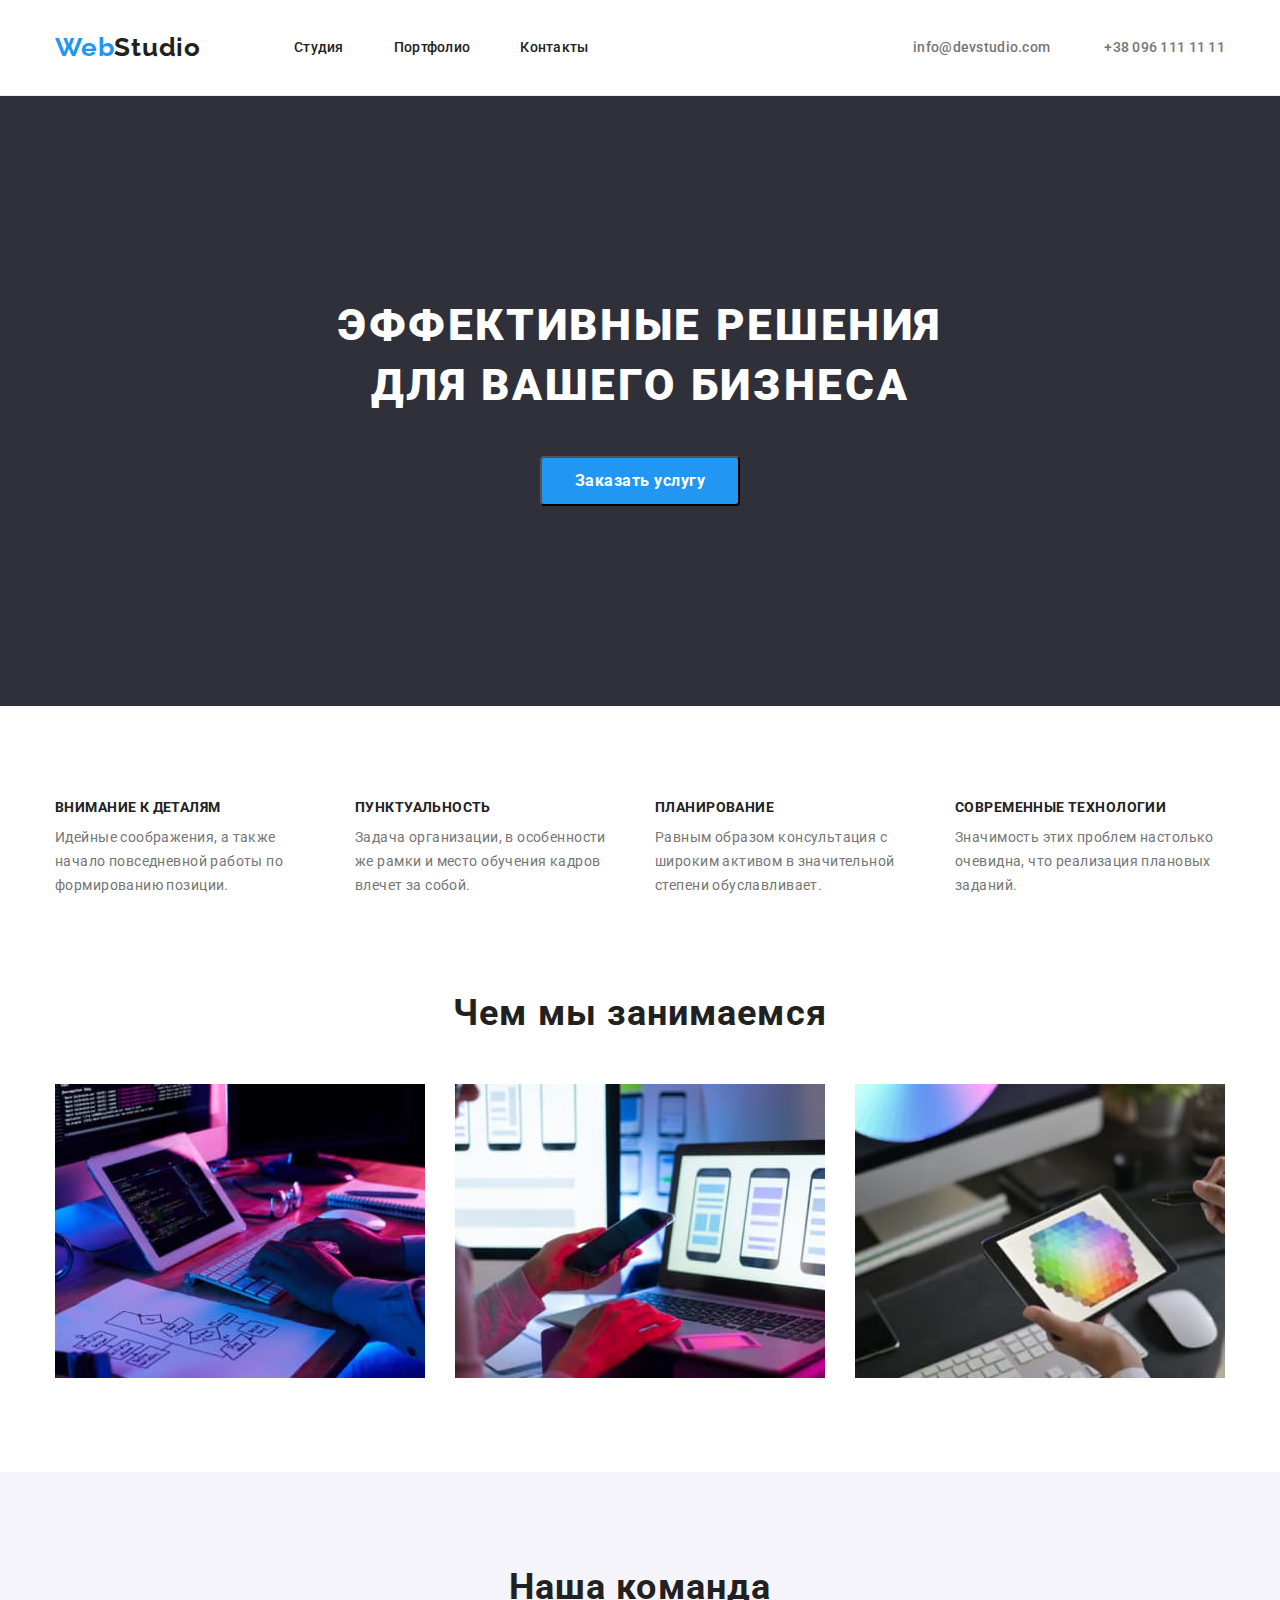
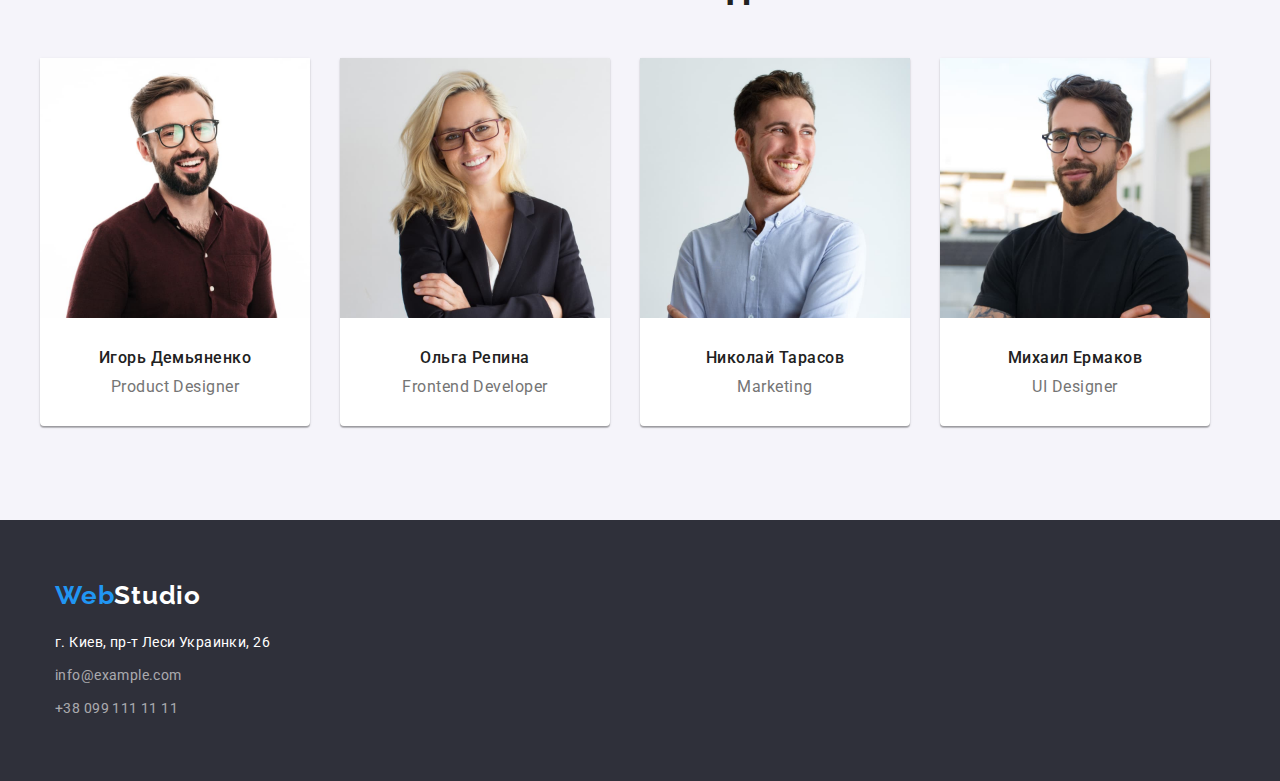
<file: index.html>
<!DOCTYPE html>
<html lang="ru">
<head>
    <meta charset="UTF-8">
    <meta name="viewport" content="width=device-width, initial-scale=1.0">
    <title>Студия</title>
    <link rel="preconnect" href="https://fonts.googleapis.com" />
    <link rel="preconnect" href="https://fonts.gstatic.com" crossorigin />
    <link href="https://fonts.googleapis.com/css2?family=Roboto:wght@400;500;700;900&family=Raleway:wght@700&display=swap"
        rel="stylesheet" />
    <link rel="stylesheet" href="modern-normalize.css" crossorigin="anonymous" referrerpolicy="no-referrer" />
        <link 
    rel="stylesheet" 
    href="css/styles.css"
    />
   
</head>
<body>
    <header class="header">
        <div class="container header-container">
        <a href="" class="header-logo link"><span class="web">Web</span>Studio</a>
            <nav class="header-navigation">
                <ul class="header-list list">
                    <li class="header-item">
                        <a href="index.html" class="header-link link">Студия</a>
                    </li>
                    <li class="header-item">
                        <a href="portfolio.html" class="header-link link">Портфолио</a>
                    </li>
                    <li class="header-item">
                        <a href="" class="header-link link">Контакты</a>
                    </li>
                </ul>
            </nav> 
            <div class="header-connect">
        <a href="mailto:info@devstudio.com" class="header-contacts link">info@devstudio.com</a>
        <a href="tel:+38 096 111 11 11" class="header-contacts link">+38 096 111 11 11</a>
    </div>
    </div>
    </header>    
        <section class="main-title">
            <div class="container title-section">
            <h1>Эффективные решения для вашего бизнеса</h1>
            <button type="button" class="main-title-btn">Заказать услугу</button>
        </div>
        </section>
    <main>
        <section class="points">
            <div class="container main-points">
            <ul class="points-list list">
                <li class="points-item">
                    <h3 class="title">Внимание к деталям</h3>
                    <p class="pre-title">Идейные соображения, а также начало повседневной работы по формированию позиции.</p>
                </li>
                <li class="points-item">
                    <h3 class="title">Пунктуальность</h3>
                    <p class="pre-title">Задача организации, в особенности же рамки и место обучения кадров влечет за собой.</p>
                </li>
                <li class="points-item">
                    <h3 class="title">Планирование</h3>
                    <p class="pre-title">Равным образом консультация с широким активом в значительной степени обуславливает.</p>
                </li>
                <li class="points-item">
                    <h3 class="title">Современные технологии</h3>
                    <p class="pre-title">Значимость этих проблем настолько очевидна, что реализация плановых заданий.</p>
                </li>
            </ul>
            </div>
        </section>
        <section class="products">
            <div class="container main-products">
            <h2 class="h2">Чем мы занимаемся</h2>
            <ul class="products-list list">
                <li class="products-item">
                    <img
                    src="./images/img-1.jpg" 
                    alt="рабочий процес"
                    width="370"  
                    height="294"
                    />
                    </li>
                <li class="products-item">
                    <img 
                    src="./images/img-2.jpg" 
                    alt="рабочий процес"
                    width="370" 
                    height="294"
                    />
                </li>
                <li class="products-item">
                    <img 
                    src="./images/img-3.jpg" 
                    alt="рабочий процес"
                    width="370" 
                    height="294"
                    />
                </li>
            </ul>
            </div>
        </section>
        <section class="team">
        <div class="container main-team">
        <h2 class="h2">Наша команда</h2>
        <ul class="team-list list">
            <li class="team-member">
                <img 
                src="./images/img-4.jpg" 
                alt="работник"
                width="270"
                height="260"
                />
                <div class="team-under">
                <h3 class="team-title">Игорь Демьяненко</h3>
                <p lang="en" class="team-text">Product Designer</p>
                </div>
            </li>
            <li class="team-member">
                <img 
                src="./images/img-5.jpg" 
                alt="работник"
                width="270" 
                height="260"
                />
                <div class="team-under">
                <h3 class="team-title">Ольга Репина</h3>
                <p lang="en" class="team-text">Frontend Developer</p>
                </div>
            </li>
            <li class="team-member">
                <img 
                src="./images/img-6.jpg" 
                alt="работник"
                width="270" 
                height="260"
                />
                <div class="team-under">
                <h3 class="team-title">Николай Тарасов</h3>
                <p lang="en" class="team-text">Marketing</p>
                </div>
            </li>
            <li class="team-member">
                <img 
                src="./images/img-7.jpg" 
                alt="работник"
                width="270" 
                height="260"
                />
                <div class="team-under">
                <h3 class="team-title">Михаил Ермаков</h3>
                <p lang="en" class="team-text">UI Designer</p>
                </div>
            </li>
        </ul>
        </div>
        </section>
    </main>
    <footer class="footer">
        <div class="container footer-adress">
        <a href="" class="footer-logo link"><span class="web">Web</span>Studio</a>
        <address>
            <ul class="contact-list list">
                <li class="contact-item"><a
                        href="https://www.google.com/maps?q=%D0%B3.+%D0%9A%D0%B8%D0%B5%D0%B2,+%D0%BF%D1%80-%D1%82+%D0%9B%D0%B5%D1%81%D0%B8+%D0%A3%D0%BA%D1%80%D0%B0%D0%B8%D0%BD%D0%BA%D0%B8,+26&um=1&ie=UTF-8&sa=X&ved=2ahUKEwiX25f0-PTzAhWwhv0HHc4ZDNgQ_AUoAXoECAEQAw"
                        class="contact-link link" target="_blank" rel="noreferrer noopener">г. Киев, пр-т Леси Украинки,
                        26</a>
                </li>
                <li class="contact-item item"><a href="mailto:info@devstudio.com" class="contact-tel link">info@example.com</a>
                </li>
                <li class="contact-item item-1"><a href="tel:+38 096 111 11 11" class="contact-tel link">+38 099 111 11 11</a>
                </li>
            </ul>
        </address>
        </div>
    </footer>
</body>
</html>
</file>
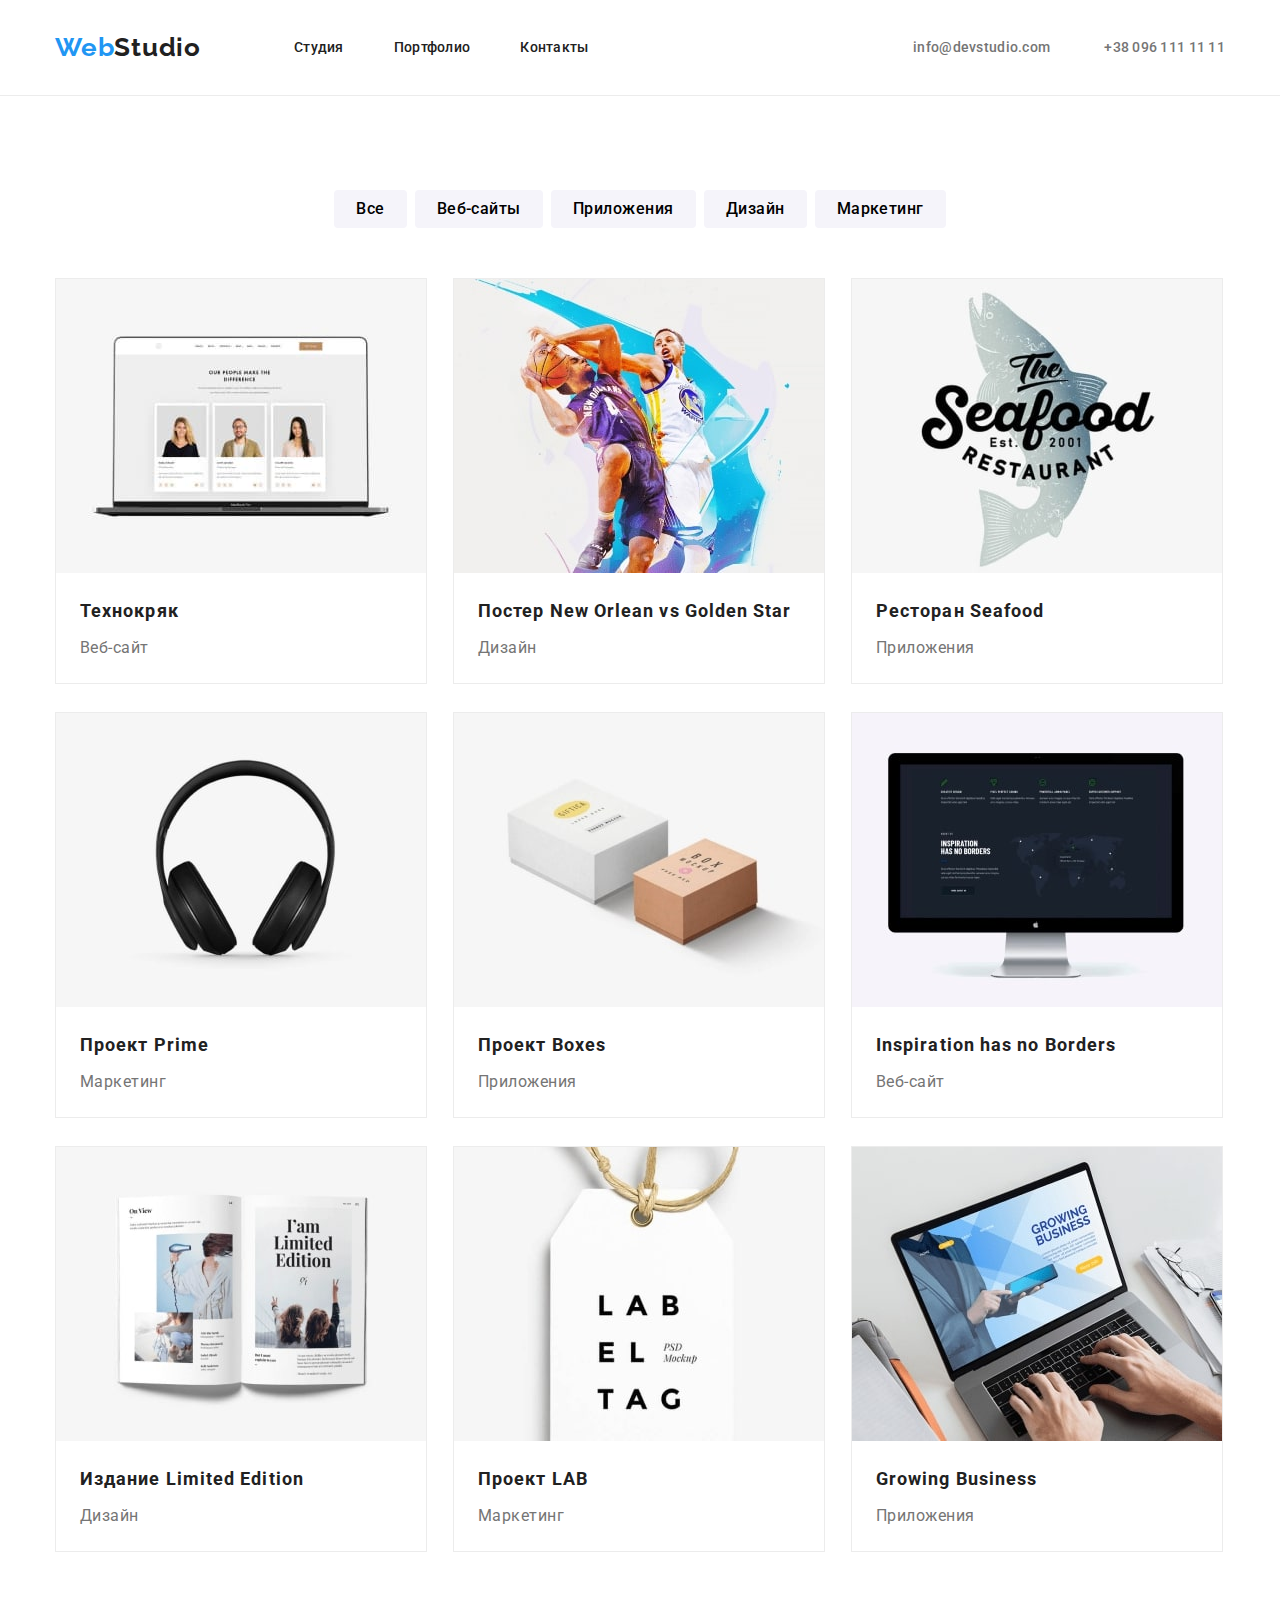
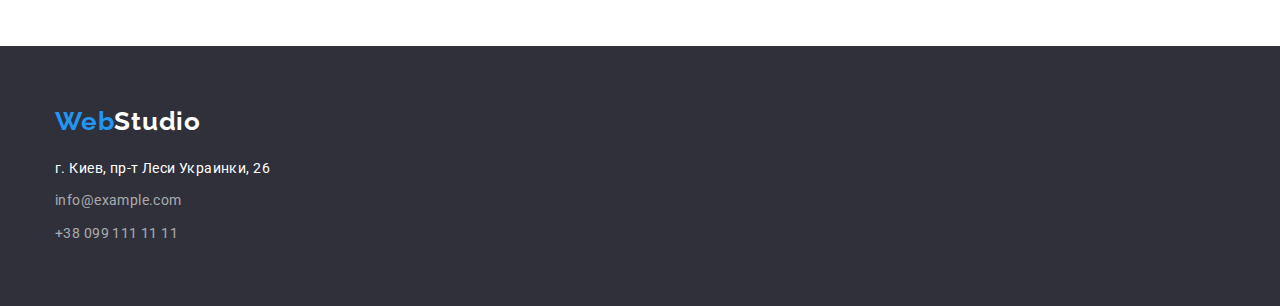
<file: portfolio.html>
<!DOCTYPE html>
<html lang="en">
<head>
    <meta charset="UTF-8">
    <meta http-equiv="X-UA-Compatible" content="IE=edge">
    <meta name="viewport" content="width=device-width, initial-scale=1.0">
    <title>Портфолио</title>
    <link rel="preconnect" href="https://fonts.googleapis.com" />
    <link rel="preconnect" href="https://fonts.gstatic.com" crossorigin />
    <link href="https://fonts.googleapis.com/css2?family=Roboto:wght@400;500;700;900&family=Raleway:wght@700&display=swap"
        rel="stylesheet" />
    <link rel="stylesheet" href="modern-normalize.css" />
    <link rel="stylesheet" href="css/styles.css">
    
</head>
<body>
 <header class="header">
    <div class="container header-container-1">
    <a class="header-logo link" href=""><span class="web">Web</span>Studio</a>
    <nav class="header-navigation">
        <ul class="header-list list">
            <li class="header-item">
                <a href="index.html" class="header-link link">Студия</a>
            </li>
            <li class="header-item">
                <a href="portfolio.html" class="header-link link">Портфолио</a>
            </li>
            <li class="header-item">
                <a href="" class="header-link link">Контакты</a>
            </li>
        </ul>
    </nav>
    <div class="header-connect-1">
    <a href="mailto:info@devstudio.com" class="header-contacts link">info@devstudio.com</a>
    <a href="tel:+38 096 111 11 11" class="header-contacts link">+38 096 111 11 11</a>
</div>
</header>
 <main>
    <section class="products-1">
        <div class="container main-kinds">
        <ul class="kinds-list list">
            <li class="kinds-item">
                <button type="button" class="kinds-btn">Все</button>
            </li>
            <li class="kinds-item">
                <button type="button" class="kinds-btn">Веб-сайты</button>
            </li>
            <li class="kinds-item">
                <button type="button" class="kinds-btn">Приложения</button>
            </li>
            <li class="kinds-item">
                <button type="button" class="kinds-btn">Дизайн</button>
            </li>
            <li class="kinds-item">
                <button type="button" class="kinds-btn">Маркетинг</button>
            </li>
        </ul>  
    </div>
        <div class="container main-photo">
    <ul class="products-list-1 list">
        <li class="products-item-1">
            <img
            src="images/portfolio-img-1.jpg" 
            alt="продукт"
            width="370"
            height="294"
            >
            <div class="photo-text">
            <h3 class="title-1">Технокряк</h3>
            <p class="pre-title-1">Веб-сайт</p>
            </div>
        </li>
        <li class="products-item-1">
            <img
            src="images/portfolio-img-2.jpg"
             alt="продукт"
             width="370"
             height="294"
             >
             <div class="photo-text">
             <h3 class="title-1">Постер New Orlean vs Golden Star</h3>
             <p class="pre-title-1">Дизайн</p>
            </div>
            </li>
        <li class="products-item-1">
            <img
            src="images/portfolio-img-3.jpg" 
            alt="продукт"
            width="370"
            height="294"
            >
            <div class="photo-text">
            <h3 class="title-1">Ресторан Seafood</h3>
            <p class="pre-title-1">Приложения</p>
            </div>
        </li>
        <li class="products-item-1">
            <img
            src="images/portfolio-img-4.jpg" 
            alt="продукт"
            width="370"
            height="294"
            >
            <div class="photo-text">
            <h3 class="title-1">Проект Prime</h3>
            <p class="pre-title-1">Маркетинг</p>
            </div>
        </li>
        <li class="products-item-1">
            <img
            src="images/portfolio-img-5.jpg" 
            alt="продукт"
            width="370"
            height="294"
            >
            <div class="photo-text">
            <h3 class="title-1">Проект Boxes</h3>
            <p class="pre-title-1">Приложения</p>
            </div>
        </li>
        <li class="products-item-1">
            <img
            src="images/portfolio-img-6.jpg" 
            alt="продукт"
            width="370"
            height="294"
            >
            <div class="photo-text">
            <h3 class="title-1">Inspiration has no Borders</h3>
            <p class="pre-title-1">Веб-сайт</p>
            </div>
        </li>
        <li class="products-item-1">
            <img
            src="images/portfolio-img-7.jpg" 
            alt="продукт"
            width="370"
            height="294"
            >
            <div class="photo-text">
            <h3 class="title-1">Издание Limited Edition</h3>
            <p class="pre-title-1">Дизайн</p>
            </div>
        </li>
        <li class="products-item-1">
            <img
            src="images/portfolio-img-8.jpg" 
            alt="продукт"
            width="370"
            height="294"
            >
            <div class="photo-text">
            <h3 class="title-1">Проект LAB</h3>
            <p class="pre-title-1">Маркетинг</p>
            </div>
        </li>
        <li class="products-item-1">
            <img
            src="images/portfolio-img-9.jpg" 
            alt="продукт"
            width="370"
            height="294"
            >
            <div class="photo-text">
            <h3 class="title-1">Growing Business</h3>
            <p class="pre-title-1">Приложения</p>
            </div>
        </li>
    </ul>
    </div>
    </section>
 </main>
 <footer class="footer">
    <div class="container footer-adress">
<a href="" class="footer-logo link"><span class="web">Web</span>Studio</a>
    <address>
        <ul class="contact-list list">
            <li class="contact-item"><a href="https://www.google.com/maps?q=%D0%B3.+%D0%9A%D0%B8%D0%B5%D0%B2,+%D0%BF%D1%80-%D1%82+%D0%9B%D0%B5%D1%81%D0%B8+%D0%A3%D0%BA%D1%80%D0%B0%D0%B8%D0%BD%D0%BA%D0%B8,+26&um=1&ie=UTF-8&sa=X&ved=2ahUKEwiX25f0-PTzAhWwhv0HHc4ZDNgQ_AUoAXoECAEQAw"
                class="contact-link link"    
                target="_blank" rel="noreferrer noopener">г. Киев, пр-т Леси Украинки, 26</a>
                </li>
            <li class="contact-item item"><a href="mailto:info@devstudio.com" class="contact-tel link">info@example.com</a>
            </li>
            <li class="contact-item item-1"><a href="tel:+38 096 111 11 11" class="contact-tel link">+38 099 111 11 11</a>
            </li>
        </ul>
    </address>
    </div>
 </footer>
</body>
</html>
</file>
<file: css/styles.css>
:root {
  --first-text-color: #212121;
  --second-text-color: #757575;
  --third-text-color: #ffffff;
  --mail-text-color: rgba(255, 255, 255, 0.6);
  --accent-color: #2196f3;
  --bg-color-1: #2f303a;
  --bg-color-2: #f5f4fa;
}

p,
h1,
h2,
h3,
h4,
h5,
h6 {
  margin: 0;
}
ul {
  margin: 0;
  padding: 0;
}
button {
  cursor: pointer;
}

img {
  display: block;
}

address {
  font-style: normal;
}

.container {
  width: 1200px;
  margin: 0 auto;
  padding-left: 15px;
  padding-right: 15px;
}

body {
  font-family: Roboto;
  font-style: normal;
}

.list {
  margin-left: 0;
  padding-left: 0;
  list-style: none;
}

.link {
  text-decoration: none;
}

/* -----------------HEADER------------------ */
.header {
  padding-top: 24px;
  padding-bottom: 24px;
  border-bottom: 1px solid #ececec;
}

.header-container {
  display: flex;
  justify-content: space-between;
  align-items: center;
}
.header-navigation {
  display: flex;
}

.header-list {
  display: flex;
}

.header-connect {
  margin-left: auto;
}
.header-contacts:nth-of-type(1) {
  margin-right: 50px;
}

.header-logo {
  margin-right: 93px;
}

.header-item {
  margin-right: 50px;
}

.header-item:last-child {
  margin-right: 0;
}

.header-link:hover,
.header-link:focus {
  color: var(--accent-color);
}

.header-logo {
  font-family: Raleway;
  font-weight: 700;
  font-size: 26px;
  line-height: 1.19;
  letter-spacing: 0.03em;
  color: var(--first-text-color);
}
.web {
  color: var(--accent-color);
}
.header-link {
  font-weight: 500;
  font-size: 14px;
  line-height: 1.14;
  letter-spacing: 0.02em;
  color: var(--first-text-color);
}
.header-link:hover,
.header-link:focus {
  color: var(--accent-color);
}
.header-contacts {
  font-weight: 500;
  font-size: 14px;
  line-height: 1.14;
  letter-spacing: 0.02em;
  color: var(--second-text-color);
}
.header-contacts:hover,
.header-contacts :focus {
  color: var(--accent-color);
}

/* ---------TITLE----- */

h1 {
  font-weight: 900;
  font-size: 44px;
  line-height: 1.36;
  letter-spacing: 0.06em;
  text-transform: uppercase;
  text-align: center;
  color: var(--third-text-color);
  width: 696px;
  height: 120px;
  left: 452px;
}
.title-section {
  display: flex;
  align-items: center;
  justify-content: space-between;
  flex-direction: column;
}
.main-title {
  background-color: var(--bg-color-1);
  padding-top: 200px;
  padding-bottom: 200px;
}

.main-title-btn {
  background-color: var(--accent-color);
  border-radius: 4px;
  font-family: Roboto, sans-serif;
  font-weight: 700;
  font-size: 16px;
  line-height: 1.62;
  letter-spacing: 0.03em;
  color: var(--third-text-color);
  margin-top: 40px;
  width: 200px;
  height: 50px;
  left: 700px;
  top: 430px;
}

button:active,
button:hover {
  cursor: pointer;
}

/* -----------MAIN------------ */

.points {
  padding-top: 94px;
  padding-bottom: 47px;
}
.main-points {
  display: flex;
  align-items: center;
  justify-content: space-between;
}

.points-list {
  display: flex;
}

.points-item {
  margin-right: 30px;
  width: 270px;
}

.points-item:last-child {
  margin-right: 0;
}

.title {
  font-weight: 700;
  font-size: 14px;
  line-height: 1.14;
  letter-spacing: 0.03em;
  text-transform: uppercase;
  color: var(--first-text-color);
  margin-bottom: 10px;
}

.pre-title {
  font-weight: 400;
  font-size: 14px;
  line-height: 1.71;
  letter-spacing: 0.03em;
  color: var(--second-text-color);
}

.products {
  padding-top: 47px;
  padding-bottom: 94px;
}
.main-products {
  display: flex;
  align-items: center;
  justify-content: space-between;
  flex-direction: column;
}

.products-list {
  display: flex;
}

.products-item {
  margin-right: 30px;
}

.products-item:last-child {
  margin-right: 0;
}

.team {
  padding-top: 94px;
  padding-bottom: 94px;
}

.main-team {
  display: flex;
  align-items: center;
  justify-content: space-between;
  flex-direction: column;
}

.team-list {
  display: flex;
}

.team-member {
  margin-right: 30px;
  flex-basis: calc(100% / 3 - 30px);
  box-shadow: 0px 1px 3px rgba(0, 0, 0, 0.12), 0px 1px 1px rgba(0, 0, 0, 0.14),
    0px 2px 1px rgba(0, 0, 0, 0.2);
  border-radius: 0px 0px 4px 4px;
  background-color: #fff;
}

.h2 {
  font-weight: 700;
  font-size: 36px;
  line-height: 1.17;
  letter-spacing: 0.03em;
  color: var(--first-text-color);
  margin-bottom: 50px;
}

.team {
  background-color: var(--bg-color-2);
}
.team-under {
  padding: 30px 0 30px 0;
}
.team-title {
  font-weight: 500;
  font-size: 16px;
  line-height: 1.19;
  letter-spacing: 0.03em;
  color: var(--first-text-color);
  text-align: center;
}

.team-text {
  font-weight: 400;
  font-size: 16px;
  line-height: 1.19;
  letter-spacing: 0.03em;
  color: var(--second-text-color);
  margin-top: 10px;
  text-align: center;
}

/* ----------FOOTER------------ */
footer {
  background-color: var(--bg-color-1);
  padding-top: 60px;
  padding-bottom: 60px;
}
.footer-adress {
  display: flex;
  align-items: flex-start;
  justify-content: space-between;
  flex-direction: column;
}

.contact-list {
  display: flex;
  flex-direction: column;
}

.footer-logo {
  font-family: Raleway;
  font-weight: 700;
  font-size: 26px;
  line-height: 1.19;
  letter-spacing: 0.03em;
  color: var(--third-text-color);
  margin-bottom: 20px;
}
.item {
  margin-top: 9px;
}
.item-1 {
  margin-top: 9px;
}

.contact-link {
  font-size: 14px;
  font-style: normal;
  line-height: 1.71;
  letter-spacing: 0.03em;
  color: var(--third-text-color);
  margin-top: 20px;
}

.contact-tel {
  font-size: 14px;
  font-style: normal;
  line-height: 1.71;
  letter-spacing: 0.03em;
  color: var(--mail-text-color);
}

/* !!!!!!!!!!!!!!!!!!!!!!!!!!!!!!!!!!!!!11 */

:root {
  --first-text-color: #212121;
  --second-text-color: #757575;
  --third-text-color: #ffffff;
  --mail-text-color: rgba(255, 255, 255, 0.6);
  --first-button-color: #f5f4fa;
  --second-button-color: #2196f3;
  --accent-color: #2196f3;
  --bg-color: #2f303a;
}

p,
h1,
h2,
h3,
h4,
h5,
h6 {
  margin: 0;
}
ul {
  margin: 0;
  padding: 0;
}
button {
  cursor: pointer;
}

button {
  cursor: pointer;
}

img {
  display: block;
}

address {
  font-style: normal;
}

.container {
  width: 1200px;
  margin: 0 auto;
  padding-left: 15px;
  padding-right: 15px;
}

.list {
  margin-left: 0;
  padding-left: 0;
  list-style: none;
}

.link {
  text-decoration: none;
}

/* -----------------HEADER------------------ */

.header {
  padding-top: 32px;
  padding-bottom: 32px;
  border-bottom: 1px solid #ececec;
}

.header-container-1 {
  display: flex;
  justify-content: space-between;
  align-items: center;
}
.header-navigation {
  display: flex;
}

.header-list {
  display: flex;
}

.header-connect-1 {
  margin-left: auto;
}

.header-contacts:nth-of-type(1) {
  margin-right: 50px;
}

.header-logo {
  margin-right: 93px;
}

.header-item {
  margin-right: 50px;
}

.header-item:last-child {
  margin-right: 0;
}

.header-logo {
  font-family: Raleway;
  font-weight: 700;
  font-size: 26px;
  line-height: 1.19;
  letter-spacing: 0.03em;
  color: var(--first-text-color);
}
.web {
  color: var(--accent-color);
}
.header-link {
  font-weight: 500;
  font-size: 14px;
  line-height: 1.14;
  letter-spacing: 0.02em;
  color: var(--first-text-color);
}
.header-link:hover,
.header-link:focus {
  color: var(--accent-color);
}
.header-contacts {
  font-weight: 500;
  font-size: 14px;
  line-height: 1.14;
  letter-spacing: 0.02em;
  color: var(--second-text-color);
}
.header-contacts:hover,
.header-contacts :focus {
  color: var(--accent-color);
}

/* -----------MAIN------------ */

.products-1 {
  padding-top: 94px;
  padding-bottom: 94px;
}

.main-kinds {
  display: flex;
  align-items: center;
  justify-content: space-between;
  flex-direction: column;
  margin-bottom: 50px;
}
.kinds-list {
  display: flex;
}

.kinds-item {
  margin-right: 8px;
}

.kinds-item:last-child {
  margin-right: 0;
}

.kinds-btn {
  background-color: var(--first-button-color);
  border-radius: 4px;
  font-family: Roboto;
  font-weight: 500;
  font-size: 16px;
  line-height: 1.62;
  text-align: center;
  letter-spacing: 0.03em;
  border: none;
  padding: 6px 22px;
}
.kinds-btn:hover,
.kinds-btn:active {
  color: var(--third-text-color);
}

.main-photo {
  display: flex;
  justify-content: space-between;
}

.products-list-1 {
  display: flex;
  flex-wrap: wrap;
}

.products-item-1:nth-of-type(3n) {
  margin-right: 0;
}

.products-item-1:nth-of-type(3n + 1) {
  margin-left: 0;
}

.products-item-1:nth-last-of-type(-n + 3) {
  margin-bottom: 0;
}

.products-item-1 {
  margin: 0 13px 28px 13px;
  flex-basis: calc(100% / 3 - 30px);
  border-color: #ececec;
  border-width: 1px;
  border-style: solid;
}

button:active,
button:hover {
  cursor: pointer;
  background: var(--second-button-color);
}

.photo-text {
  padding: 20px 24px 20px 24px;
  width: 370px;
}

.title-1 {
  font-weight: 700;
  font-size: 18px;
  line-height: 2;
  letter-spacing: 0.06em;
  color: var(--first-text-color);
}

.pre-title-1 {
  font-size: 16px;
  line-height: 1.87;
  letter-spacing: 0.03em;
  color: var(--second-text-color);
  margin-top: 4px;
}

/* ----------FOOTER------------ */
footer {
  background-color: var(--bg-color);
  padding-top: 60px;
  padding-bottom: 60px;
}
.footer-adress {
  display: flex;
  align-items: flex-start;
  justify-content: space-between;
  flex-direction: column;
}

.contact-list {
  display: flex;
  flex-direction: column;
}

.footer-logo {
  font-family: Raleway;
  font-weight: 700;
  font-size: 26px;
  line-height: 1.19;
  letter-spacing: 0.03em;
  color: var(--third-text-color);
  margin-bottom: 20px;
}
.item {
  margin-top: 9px;
}
.item-1 {
  margin-top: 9px;
}

.contact-link {
  font-size: 14px;
  line-height: 1.71;
  letter-spacing: 0.03em;
  color: var(--third-text-color);
  margin-top: 20px;
}

.contact-tel {
  font-size: 14px;
  line-height: 1.71;
  letter-spacing: 0.03em;
  color: var(--mail-text-color);
}
</file>
